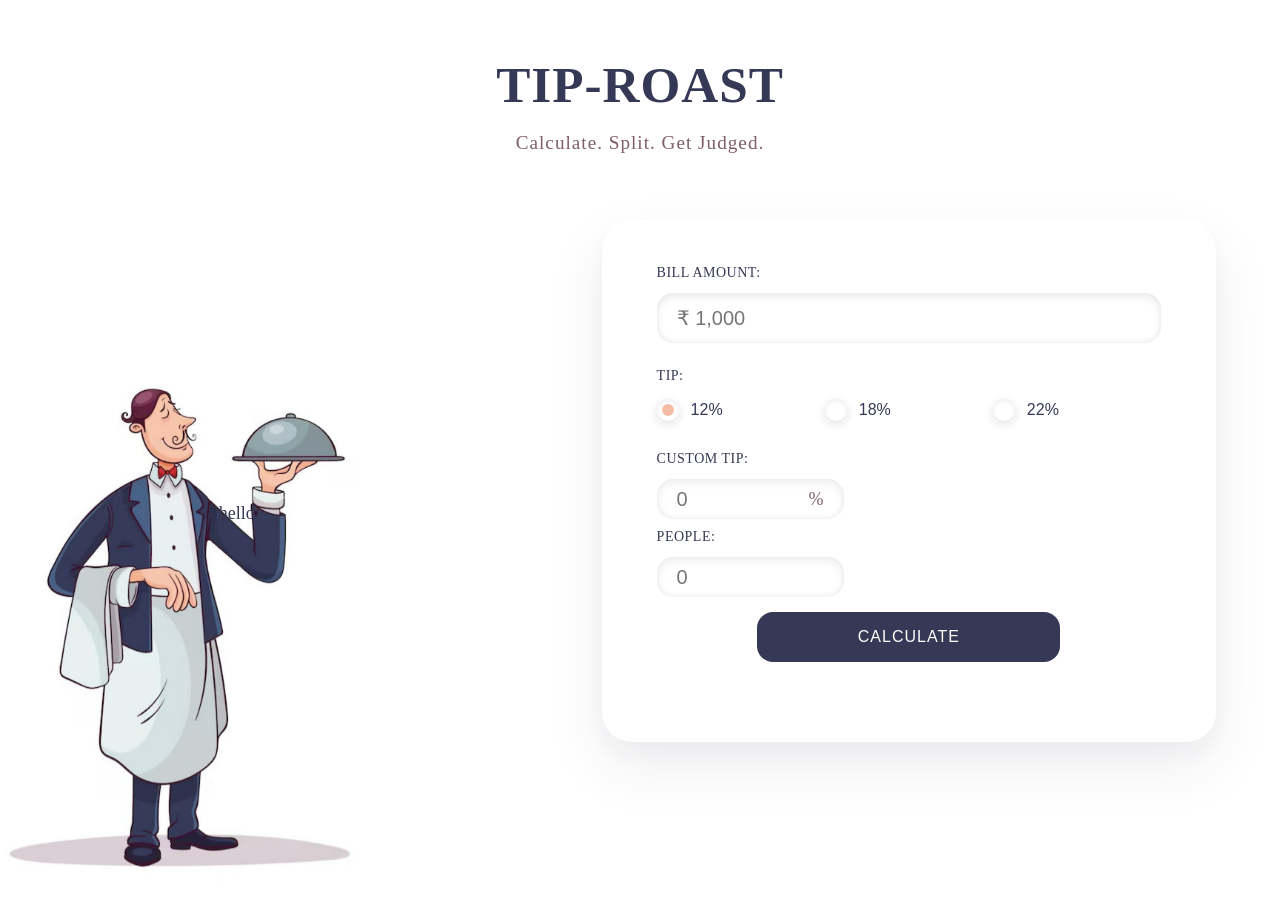
<file: TipRoast/index.html>
<!doctype html>
<html lang="en">
  <head>
    <meta charset="UTF-8" />
    <meta name="viewport" content="width=device-width, initial-scale=1.0" />
    <title>TipRoast</title>
    <link rel="stylesheet" href="style.css" />
  </head>

  <body>
    <header class="header">
      <h1>TIP-ROAST</h1>
      <p>Calculate. Split. Get Judged.</p>
    </header>

    <div class="text">
      <img src="img/image.jpg" alt="Waiter" />
      <p class="result">hello</p>
    </div>

    <div class="card">
      <div class="bill">
        <p>BILL AMOUNT:</p>
        <input type="number" id="billAmount" placeholder="₹ 1,000" />
      </div>
      <div class="tip">
        <p>TIP:</p>
        <div class="tipBtn">
          <button class="tip-option active" data-tip="12">
            <span class="radio"></span>
            <span>12%</span>
          </button>

          <button class="tip-option" data-tip="18">
            <span class="radio"></span>
            <span>18%</span>
          </button>

          <button class="tip-option" data-tip="22">
            <span class="radio"></span>
            <span>22%</span>
          </button>
        </div>
        <div class="customTip">
          <p>CUSTOM TIP:</p>
          <div class="customTipInput">
            <input type="number" id="customTip" placeholder="0" />
            <span>%</span>
          </div>
        </div>
      </div>
      <div class="people">
        <p>PEOPLE:</p>
        <input type="number" id="people" placeholder="0" />
      </div>
      <div class="cal">
        <button id="calculate">CALCULATE</button>
      </div>
    </div>

    <script src="main.js"></script>
  </body>
</html>
</file>
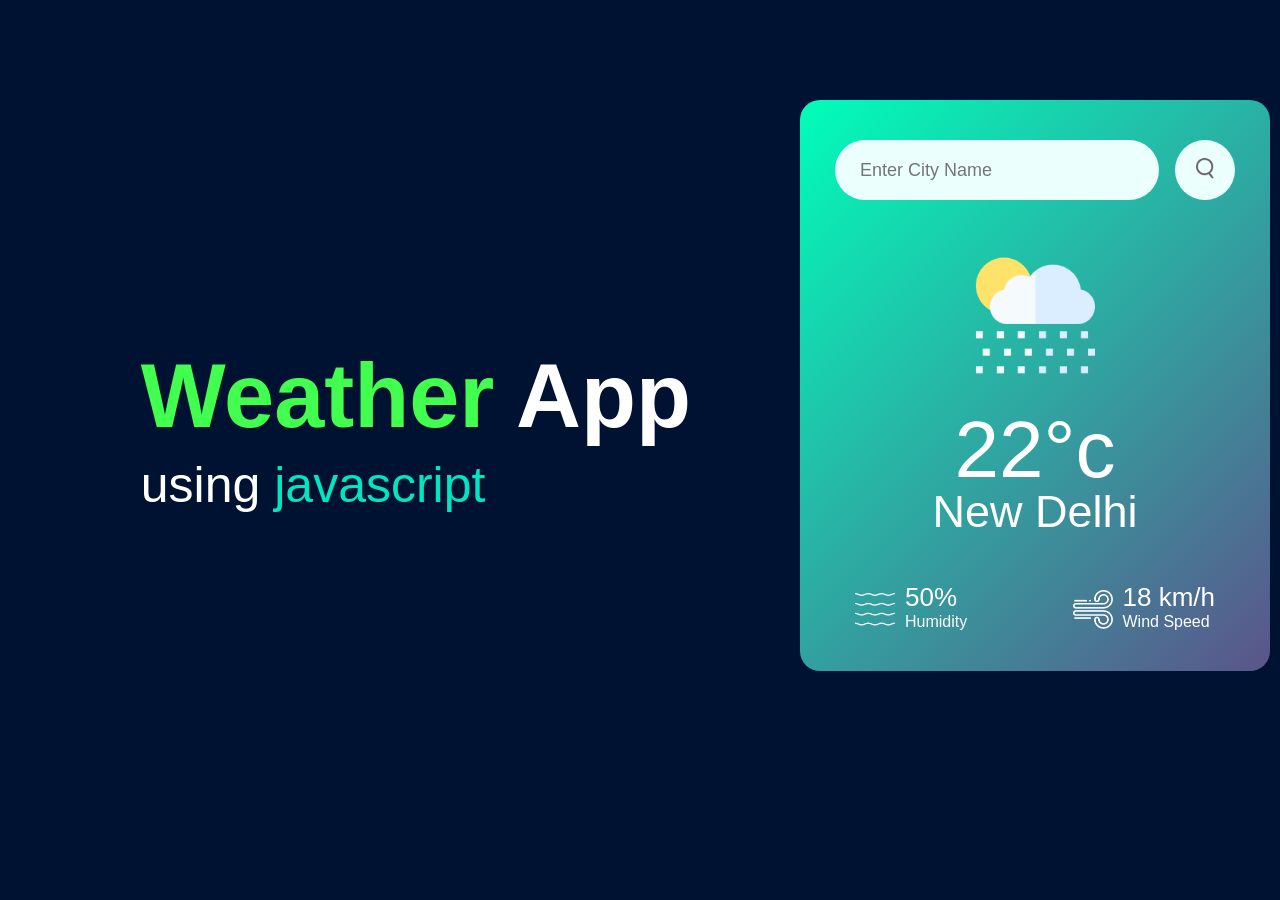
<file: weather_app/index.html>
<!DOCTYPE html>
<html lang="en">
<head>
    <meta charset="UTF-8">
    <meta name="viewport" content="width=device-width, initial-scale=1.0">
    <title>Weather App</title>
    <link rel="stylesheet" href="style.css">
</head>
<body>
    <div class="text">
    <h1><span>Weather</span> App</h1>
    <h2>using <span>javascript</span></h2>
    </div>
    <div class="card">
        <div class="search">
            <input type="text" placeholder="Enter City Name" spellcheck="false">
            <button><img src="images/search.png" alt=""></button>
        </div>
        <div class="error">
            Enter valid city name.
        </div>
        <div class="weather">
            <img src="images/rain.png" alt="" class="weather-icon">
            <h1 class="temp">
                22°c
            </h1>
            <h2 class="city">
                New Delhi
            </h2>
        </div>
        <div class="details">
            <div class="col">
                <img src="images/humidity.png" alt="">
                <div><p class="humidity">50%</p>
                <p>Humidity</p></div>
            </div>
            <div class="col">
                <img src="images/wind.png" alt="">
                <div><p class="wind">18 km/h</p>
                <p>Wind Speed</p></div>
            </div>
        </div>
    </div>
<script src="main.js"></script>
</body>  
</html>
</file>
<file: TipRoast/style.css>
* {
    margin: 0;
    padding: 0;
    box-sizing: border-box;
}

body {
    min-height: 100vh;
    background: #FFFFFF;
    position: relative;
    overflow: hidden;
}

/* =========================
   Header
   ========================= */

.header {
    text-align: center;
    padding-top: 55px;
}

.header h1 {
    color: #363955;
    font-size: clamp(40px, 4vw, 58px);
    font-weight: 600;
    letter-spacing: 1px;
}

.header p {
    margin-top: 18px;
    color: #7F5F67;
    font-size: clamp(16px, 1.5vw, 21px);
    letter-spacing: 1px;
}

/* =========================
   Waiter
   ========================= */

.text img {
    position: fixed;
    left: 0;
    bottom: 1%;

    height: clamp(390px, 40vw, 600px);
    width: auto;

    display: block;
}

/* =========================
   Calculator Card
   ========================= */

.card {
    position: absolute;

    right: 5%;
    top: 220px;

    width: min(48vw, 690px);
    height: min(58vh, 650px);

    padding: 45px 55px;

    background: #FFFFFF;
    border-radius: 30px;

    box-shadow:
        0 10px 25px rgba(54, 57, 85, 0.04),
        0 25px 60px rgba(54, 57, 85, 0.08);

    display: flex;
    flex-direction: column;
}

/* =========================
   Bill
   ========================= */

.bill {
    width: 100%;
}

.bill p {
    margin-bottom: 12px;

    color: #363955;
    font-size: 14px;
    font-weight: 500;
    letter-spacing: 0.5px;
}

.bill input {
    width: 100%;
    height: 50px;

    padding: 0 20px;

    border: none;
    outline: none;
    border-radius: 16px;

    background: #FFFFFF;

    color: #363955;
    font-size: 20px;

    box-shadow:
        inset 0 3px 8px rgba(54, 57, 85, 0.12),
        inset 0 -2px 5px rgba(54, 57, 85, 0.04);
}

/* =========================
   Tip
   ========================= */

.tip {
    width: 100%;
    margin-top: 25px;
}

.tip p {
    margin-bottom: 15px;

    color: #363955;
    font-size: 14px;
    font-weight: 500;
    letter-spacing: 0.5px;
}

.tipBtn {
    display: flex;
    width: 100%;
}

.tip-option {
    flex: 1;

    display: flex;
    align-items: center;
    gap: 12px;

    border: none;
    background: transparent;

    color: #363955;
    font-size: 16px;
    font-weight: 500;

    cursor: pointer;
}

/* Radio */

.radio {
    width: 22px;
    height: 22px;
    min-width: 22px;

    border-radius: 50%;
    background: #FFFFFF;

    box-shadow:
        0 3px 8px rgba(54, 57, 85, 0.15),
        inset 0 2px 4px rgba(54, 57, 85, 0.08);

    position: relative;
}

/* Selected radio */

.tip-option.active .radio::after {
    content: "";

    position: absolute;

    width: 12px;
    height: 12px;

    border-radius: 50%;
    background: #F4BEA6;

    top: 50%;
    left: 50%;

    transform: translate(-50%, -50%);
}

/* =========================
   Custom Tip
   ========================= */

.customTip {
    margin-top: 30px;
    width: 187px;
}

.customTip p {
    margin-bottom: 12px;

    color: #363955;
    font-size: 14px;
    font-weight: 500;
    letter-spacing: 0.5px;
}

.customTipInput {
    position: relative;
    width: 100%;
}

.customTipInput input {
    width: 100%;
    height: 40px;

    padding: 0 45px 0 20px;

    border: none;
    outline: none;
    border-radius: 16px;

    background: #FFFFFF;

    color: #363955;
    font-size: 20px;

    box-shadow:
        inset 0 3px 10px rgba(54, 57, 85, 0.10),
        inset 0 -2px 5px rgba(54, 57, 85, 0.04);
}

.customTipInput span {
    position: absolute;

    right: 20px;
    top: 50%;

    transform: translateY(-50%);

    color: #7F5F67;
    font-size: 18px;
    font-weight: 500;
}

/* =========================
   People
   ========================= */

.people {
    width: 187px;
    margin-top: 10px;
}

.people p {
    margin-bottom: 12px;

    color: #363955;
    font-size: 14px;
    font-weight: 500;
    letter-spacing: 0.5px;
}

.people input {
    width: 100%;
    height: 40px;

    padding: 0 20px;

    border: none;
    outline: none;
    border-radius: 16px;

    background: #FFFFFF;

    
    color: #363955;
    font-size: 20px;

    box-shadow:
        inset 0 3px 10px rgba(54, 57, 85, 0.10),
        inset 0 -2px 5px rgba(54, 57, 85, 0.04);
}
.cal {
    width: 100%;
    margin-top: 15px;

    display: flex;
    justify-content: center;
}

.cal button {
    width: 60%;
    height: 50px;

    border: none;
    border-radius: 16px;

    background: #363955;
    color: #FFFFFF;

    font-size: 16px;
    font-weight: 500;
    letter-spacing: 1px;

    cursor: pointer;
}

.result {
    position: absolute;
    left: 33%;
    top: 500px;

    transform: translateX(-50%);

    color: #363955;
    font-size: 20px;
    font-weight: 500;
}

/* =========================
   Result / Waiter Message
   ========================= */
.result {
    position: absolute;

    left: 33.5%;
    bottom: 24%;

    width: 420px;

    color: #363955;
    font-size: 18px;
    line-height: 1.5;
    font-weight: 500;
}


/* =========================
   Main Amount
   ========================= */

.resultAmount {
    display: flex;
    align-items: baseline;
    gap: 8px;

    margin-bottom: 14px;

    color: #363955;
    font-size: 26px;
    font-weight: 600;
}

.resultAmount span {
    color: #7F5F67;
    font-size: 16px;
    font-weight: 500;
}


/* =========================
   Calculation Details
   ========================= */

.resultDetails {
    padding: 12px 16px;

    border-left: 4px solid #F4BEA6;
    border-radius: 0 12px 12px 0;

    background: rgba(244, 190, 166, 0.08);

    color: #363955;
    font-size: 18px;
    line-height: 1.6;
}


/* =========================
   Roast Message
   ========================= */

.taunt {
    position: relative;

    margin-top: 18px;
    padding: 13px 17px;

    color: #7F5F67;
    font-size: 17px;
    font-weight: 600;
    font-style: italic;
    line-height: 1.4;

    background: #FFF7F3;

    border-radius: 14px;

    box-shadow:
        0 6px 18px rgba(54, 57, 85, 0.06);
}


/* Speech bubble pointer */

.taunt::before {
    content: "";

    position: absolute;

    left: 22px;
    top: -7px;

    width: 14px;
    height: 14px;

    background: #FFF7F3;

    transform: rotate(45deg);
}
</file>
<file: weather_app/style.css>
*{
    margin: 0;
    padding: 0;
    font-family: 'Poppins', sans-serif;
    box-sizing: border-box;
}
body{
    background: #001231;
}

.text {
    position: absolute;
    left: 11%;
    top: 48%;
    transform: translateY(-50%);
}

.text h1 {
    font-size: 90px;
    font-weight: 700;
    color: #fff;
    line-height: 1;
}

.text h1 span {
    color: #42ff4f;
}

.text h2 {
    margin-top: 15px;
    font-size: 50px;
    font-weight: 500;
    color: #fff;
}

.text h2 span {
    color: #00e6c3;
}

.card{
    width: 90%;
    max-width: 470px;
    background: linear-gradient(135deg, #00feba, #5b548a);
    color: #fff;
    margin: 100px auto 0;
    border-radius: 20px;
    padding: 40px 35px;
    text-align: center;
    margin-left: 800px;
}
.search{
    width: 100%;
    display: flex;
    align-items: center;
    justify-content: space-between;
}
.search input{
    border: 0;
    outline: 0;
    background: #ebfffc;
    color: #555;
    padding: 10px 25px;
    height: 60px;
    border-radius: 30px;
    flex: 1;
    margin-right: 16px;
    font-size: 18px;
}
.search button{
    border: 0;
    outline: 0;
    background: #ebfffc;
    height: 60px;
    width: 60px;
    border-radius: 50%;
    cursor: pointer;

}
.search button img {
    width: 18px;
}
.weather-icon{
    width: 170px;
    margin-top: 30px;
}
.weather h1{
    font-size: 80px;
    font-weight: 500;
}
.weather h2{
    font-size: 45px;
    font-weight: 400;
    margin-top: -10px;
}
.details{
    display: flex;
    align-items: center;
    justify-content: space-between;
    padding: 0 20px;
    margin-top: 50px;
}
.col{
    display: flex;
    align-items: center;
    text-align: left;
}
.col img{
    width: 40px;
    margin-right: 10px;
}
.humidity, .wind{
    font-size: 26px;
    margin-top: -6px;
}
.error{
    text-align: left;
    margin-left: 15px;
    font-size: 14px;
    margin-top: 10px;
    display: none;
}
</file>
